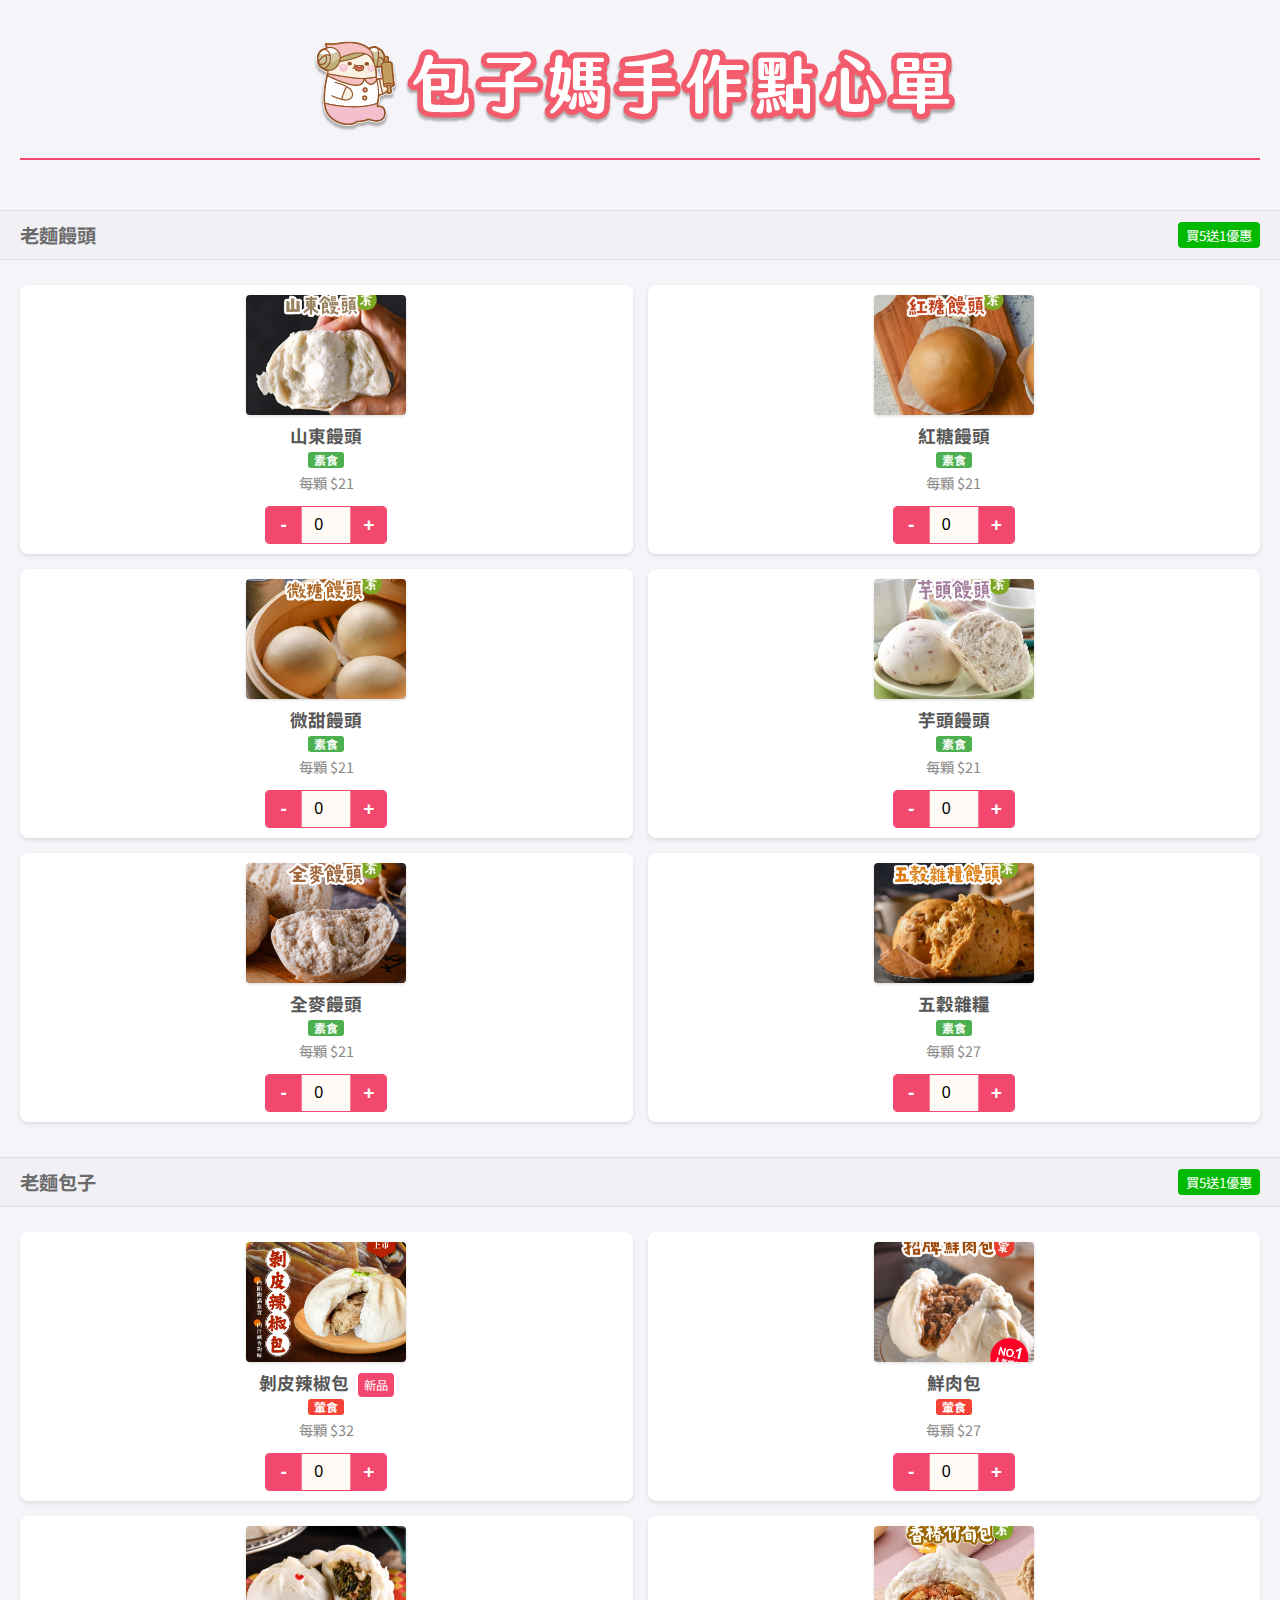
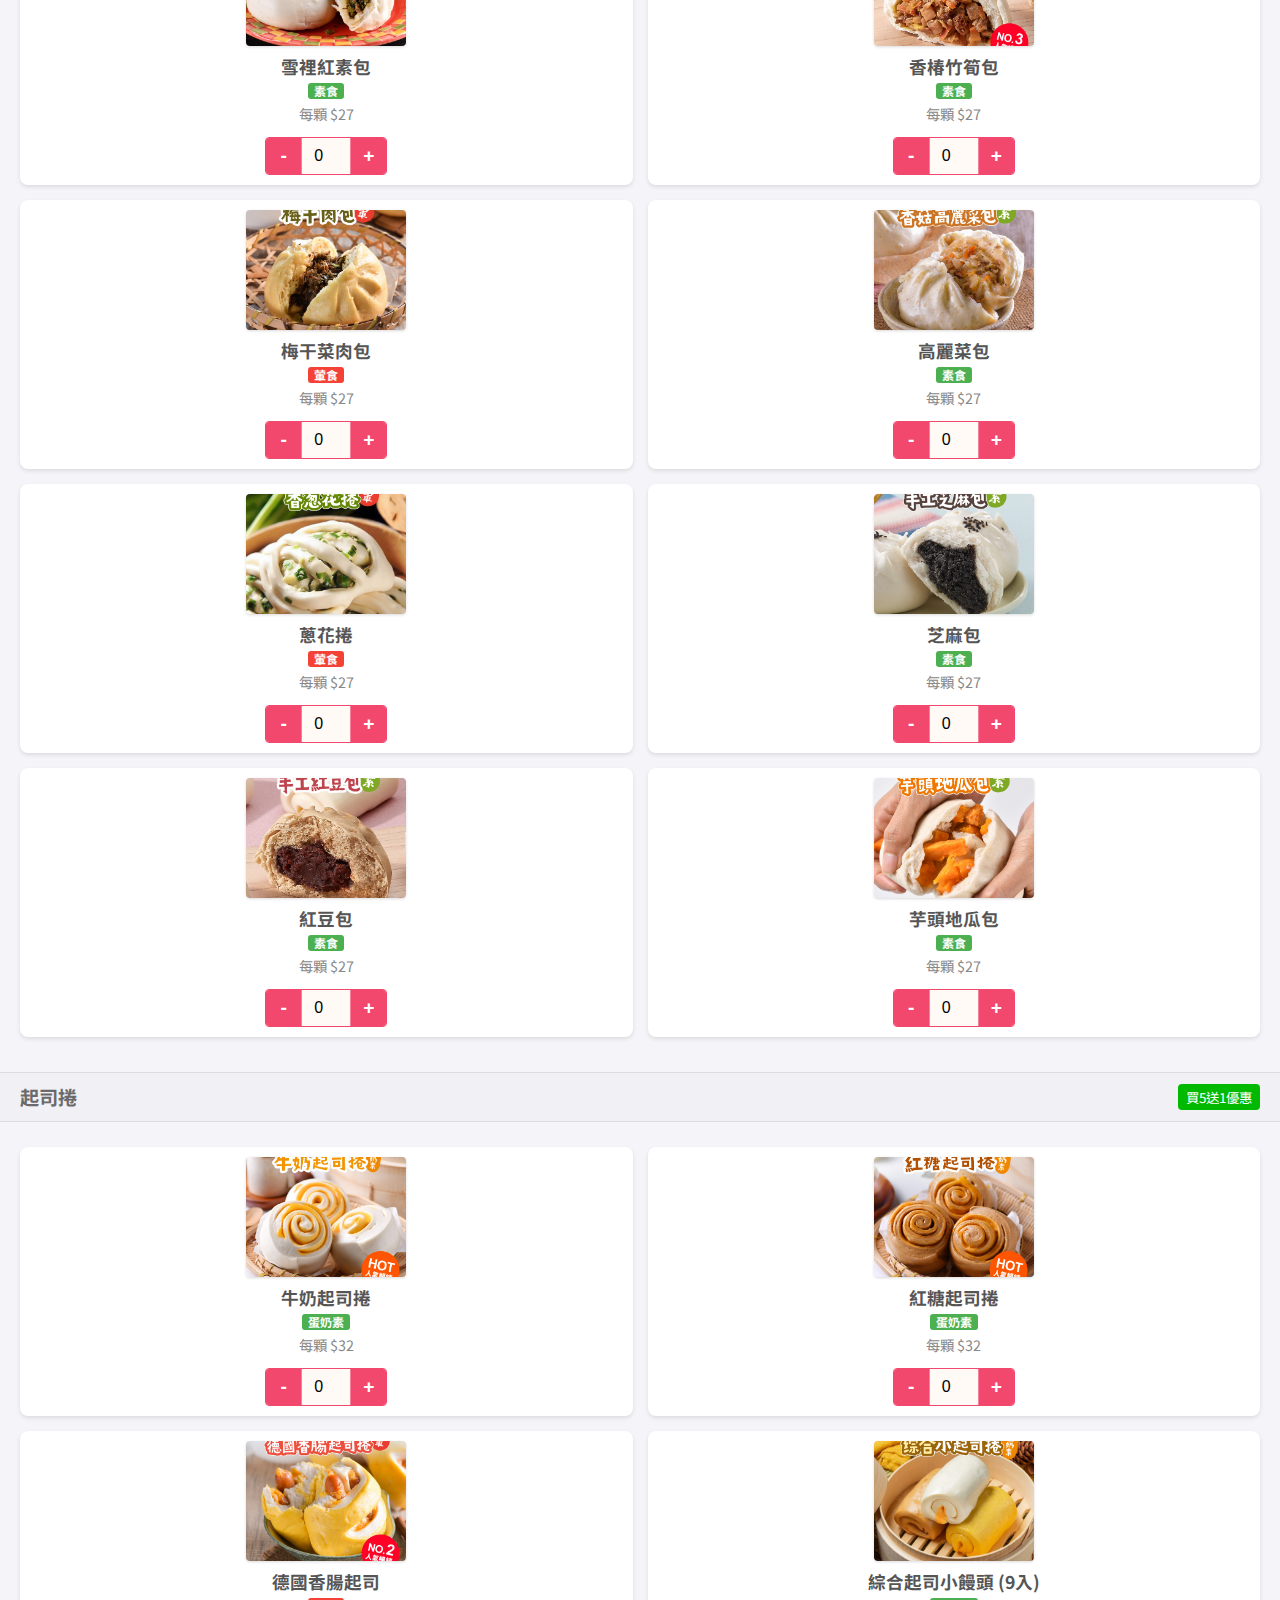
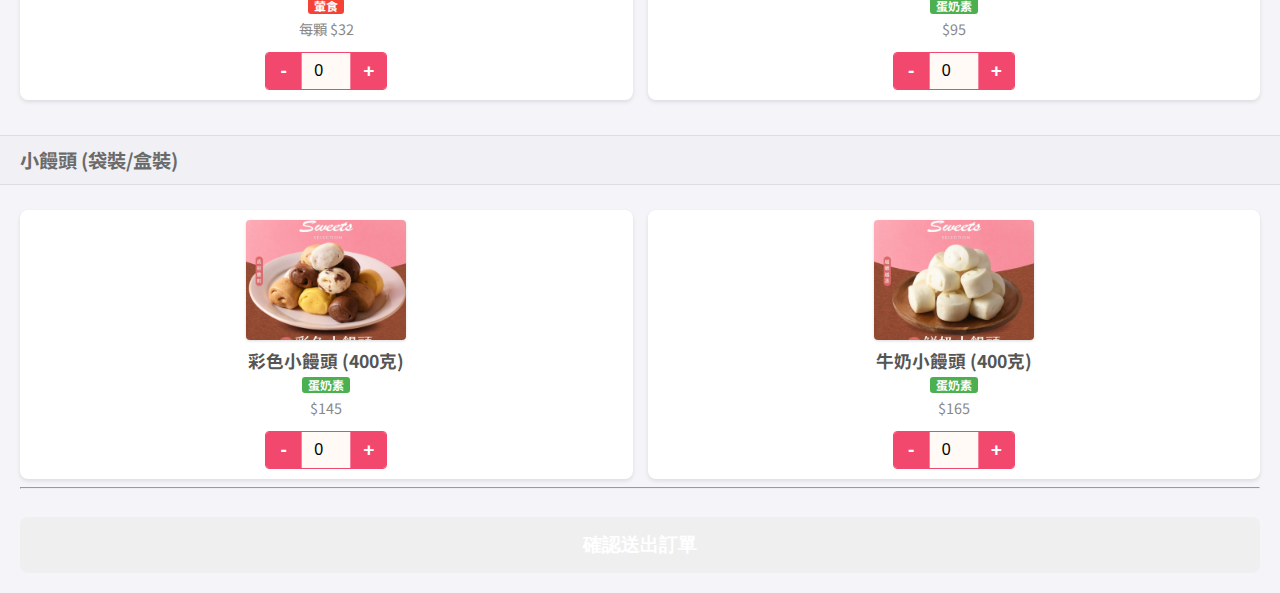
<file: index.html>
<!DOCTYPE html>
<html lang="zh-Hant">
<head>
  <meta charset="UTF-8">
  <meta name="viewport" content="width=device-width, initial-scale=1.0, maximum-scale=1.0, user-scalable=no">

  <title>包子媽手作點心單</title>
  <link rel="stylesheet" href="style.css?v=20251008">
  <link rel="preconnect" href="https://fonts.googleapis.com">
  <link rel="preconnect" href="https://fonts.gstatic.com" crossorigin>
  <link href="https://fonts.googleapis.com/css2?family=Noto+Sans+TC:wght@400;700&display=swap" rel="stylesheet">
</head>
<body>

  <h1 class="main-title-image">
    <img src="images/menu_title.png" alt="包子媽點餐單" style="max-width: 100%; height: auto;">
  </h1>

  <div id="menu">

    <!-- 🥯 老麵饅頭 -->
    <h2 class="menu-category-title">老麵饅頭 <span class="discount-tag">買5送1優惠</span></h2>

    <!-- 六種饅頭 -->
    <div class="menu-item"><div class="item-details">
      <img src="images/山東饅頭.jpg" alt="山東饅頭" class="item-image">
      <div class="item-info">
        <p class="item-name">山東饅頭</p><p class="item-tag vegetarian">素食</p><p class="item-price">每顆 $21</p>
      </div></div>
      <div class="quantity-control"><button class="qty-btn minus-btn" data-id="shandong-mantou">-</button>
      <input type="number" id="shandong-mantou" min="0" value="0" readonly>
      <button class="qty-btn plus-btn" data-id="shandong-mantou">+</button></div></div>

    <div class="menu-item"><div class="item-details">
      <img src="images/紅糖饅頭.jpg" alt="紅糖饅頭" class="item-image">
      <div class="item-info"><p class="item-name">紅糖饅頭</p><p class="item-tag vegetarian">素食</p><p class="item-price">每顆 $21</p></div></div>
      <div class="quantity-control"><button class="qty-btn minus-btn" data-id="brown-sugar-mantou">-</button>
      <input type="number" id="brown-sugar-mantou" min="0" value="0" readonly>
      <button class="qty-btn plus-btn" data-id="brown-sugar-mantou">+</button></div></div>

    <div class="menu-item"><div class="item-details">
      <img src="images/微甜饅頭.jpg" alt="微甜饅頭" class="item-image">
      <div class="item-info"><p class="item-name">微甜饅頭</p><p class="item-tag vegetarian">素食</p><p class="item-price">每顆 $21</p></div></div>
      <div class="quantity-control"><button class="qty-btn minus-btn" data-id="sweet-potato-mantou">-</button>
      <input type="number" id="sweet-potato-mantou" min="0" value="0" readonly>
      <button class="qty-btn plus-btn" data-id="sweet-potato-mantou">+</button></div></div>

    <div class="menu-item"><div class="item-details">
      <img src="images/芋頭饅頭.jpg" alt="芋頭饅頭" class="item-image">
      <div class="item-info"><p class="item-name">芋頭饅頭</p><p class="item-tag vegetarian">素食</p><p class="item-price">每顆 $21</p></div></div>
      <div class="quantity-control"><button class="qty-btn minus-btn" data-id="yam-mantou">-</button>
      <input type="number" id="yam-mantou" min="0" value="0" readonly>
      <button class="qty-btn plus-btn" data-id="yam-mantou">+</button></div></div>

    <div class="menu-item"><div class="item-details">
      <img src="images/全麥饅頭.jpg" alt="全麥饅頭" class="item-image">
      <div class="item-info"><p class="item-name">全麥饅頭</p><p class="item-tag vegetarian">素食</p><p class="item-price">每顆 $21</p></div></div>
      <div class="quantity-control"><button class="qty-btn minus-btn" data-id="whole-wheat-mantou">-</button>
      <input type="number" id="whole-wheat-mantou" min="0" value="0" readonly>
      <button class="qty-btn plus-btn" data-id="whole-wheat-mantou">+</button></div></div>

    <div class="menu-item"><div class="item-details">
      <img src="images/五穀雜糧.jpg" alt="五穀雜糧" class="item-image">
      <div class="item-info"><p class="item-name">五穀雜糧</p><p class="item-tag vegetarian">素食</p><p class="item-price">每顆 $27</p></div></div>
      <div class="quantity-control"><button class="qty-btn minus-btn" data-id="five-grain-mantou">-</button>
      <input type="number" id="five-grain-mantou" min="0" value="0" readonly>
      <button class="qty-btn plus-btn" data-id="five-grain-mantou">+</button></div></div>

    <!-- 🥟 老麵包子 -->
    <h2 class="menu-category-title">老麵包子 <span class="discount-tag">買5送1優惠</span></h2>

    <div class="menu-item"><div class="item-details">
      <img src="images/剝皮辣椒包.jpg" alt="剝皮辣椒包" class="item-image">
      <div class="item-info"><p class="item-name">剝皮辣椒包 <span class="new-tag">新品</span></p><p class="item-tag meat">葷食</p><p class="item-price">每顆 $32</p></div></div>
      <div class="quantity-control"><button class="qty-btn minus-btn" data-id="peeled-pepper-bun">-</button>
      <input type="number" id="peeled-pepper-bun" min="0" value="0" readonly>
      <button class="qty-btn plus-btn" data-id="peeled-pepper-bun">+</button></div></div>

    <div class="menu-item"><div class="item-details">
      <img src="images/經典鮮肉包.jpg" alt="鮮肉包" class="item-image">
      <div class="item-info"><p class="item-name">鮮肉包</p><p class="item-tag meat">葷食</p><p class="item-price">每顆 $27</p></div></div>
      <div class="quantity-control"><button class="qty-btn minus-btn" data-id="fresh-meat-bun">-</button>
      <input type="number" id="fresh-meat-bun" min="0" value="0" readonly>
      <button class="qty-btn plus-btn" data-id="fresh-meat-bun">+</button></div></div>

    <div class="menu-item"><div class="item-details">
      <img src="images/雪裡紅包1.jpg" alt="雪裡紅素包" class="item-image">
      <div class="item-info"><p class="item-name">雪裡紅素包</p><p class="item-tag vegetarian">素食</p><p class="item-price">每顆 $27</p></div></div>
      <div class="quantity-control"><button class="qty-btn minus-btn" data-id="snow-vegetable-bun">-</button>
      <input type="number" id="snow-vegetable-bun" min="0" value="0" readonly>
      <button class="qty-btn plus-btn" data-id="snow-vegetable-bun">+</button></div></div>

    <div class="menu-item"><div class="item-details">
      <img src="images/香樁竹筍包.jpg" alt="香椿竹筍包" class="item-image">
      <div class="item-info"><p class="item-name">香椿竹筍包</p><p class="item-tag vegetarian">素食</p><p class="item-price">每顆 $27</p></div></div>
      <div class="quantity-control"><button class="qty-btn minus-btn" data-id="bamboo-shoot-bun">-</button>
      <input type="number" id="bamboo-shoot-bun" min="0" value="0" readonly>
      <button class="qty-btn plus-btn" data-id="bamboo-shoot-bun">+</button></div></div>

    <div class="menu-item"><div class="item-details">
      <img src="images/梅干肉包.jpg" alt="梅干菜肉包" class="item-image">
      <div class="item-info"><p class="item-name">梅干菜肉包</p><p class="item-tag meat">葷食</p><p class="item-price">每顆 $27</p></div></div>
      <div class="quantity-control"><button class="qty-btn minus-btn" data-id="mustard-green-bun">-</button>
      <input type="number" id="mustard-green-bun" min="0" value="0" readonly>
      <button class="qty-btn plus-btn" data-id="mustard-green-bun">+</button></div></div>

    <div class="menu-item"><div class="item-details">
      <img src="images/香菇高麗菜包.jpg" alt="高麗菜包" class="item-image">
      <div class="item-info"><p class="item-name">高麗菜包</p><p class="item-tag vegetarian">素食</p><p class="item-price">每顆 $27</p></div></div>
      <div class="quantity-control"><button class="qty-btn minus-btn" data-id="cabbage-bun">-</button>
      <input type="number" id="cabbage-bun" min="0" value="0" readonly>
      <button class="qty-btn plus-btn" data-id="cabbage-bun">+</button></div></div>

    <div class="menu-item"><div class="item-details">
      <img src="images/蔥花卷.jpg" alt="蔥花捲" class="item-image">
      <div class="item-info"><p class="item-name">蔥花捲</p><p class="item-tag meat">葷食</p><p class="item-price">每顆 $27</p></div></div>
      <div class="quantity-control"><button class="qty-btn minus-btn" data-id="chive-bun">-</button>
      <input type="number" id="chive-bun" min="0" value="0" readonly>
      <button class="qty-btn plus-btn" data-id="chive-bun">+</button></div></div>

    <div class="menu-item"><div class="item-details">
      <img src="images/芝麻包.jpg" alt="芝麻包" class="item-image">
      <div class="item-info"><p class="item-name">芝麻包</p><p class="item-tag vegetarian">素食</p><p class="item-price">每顆 $27</p></div></div>
      <div class="quantity-control"><button class="qty-btn minus-btn" data-id="sesame-bun">-</button>
      <input type="number" id="sesame-bun" min="0" value="0" readonly>
      <button class="qty-btn plus-btn" data-id="sesame-bun">+</button></div></div>

    <div class="menu-item"><div class="item-details">
      <img src="images/紅豆包.jpg" alt="紅豆包" class="item-image">
      <div class="item-info"><p class="item-name">紅豆包</p><p class="item-tag vegetarian">素食</p><p class="item-price">每顆 $27</p></div></div>
      <div class="quantity-control"><button class="qty-btn minus-btn" data-id="red-bean-bun">-</button>
      <input type="number" id="red-bean-bun" min="0" value="0" readonly>
      <button class="qty-btn plus-btn" data-id="red-bean-bun">+</button></div></div>

    <div class="menu-item"><div class="item-details">
      <img src="images/芋頭地瓜包.jpg" alt="芋泥地瓜包" class="item-image">
      <div class="item-info"><p class="item-name">芋頭地瓜包</p><p class="item-tag vegetarian">素食</p><p class="item-price">每顆 $27</p></div></div>
      <div class="quantity-control"><button class="qty-btn minus-btn" data-id="taro-mash-bun">-</button>
      <input type="number" id="taro-mash-bun" min="0" value="0" readonly>
      <button class="qty-btn plus-btn" data-id="taro-mash-bun">+</button></div></div>

    <!-- 🧀 起司捲 -->
    <h2 class="menu-category-title">起司捲 <span class="discount-tag">買5送1優惠</span></h2>

    <div class="menu-item"><div class="item-details">
      <img src="images/牛奶起司捲.jpg" alt="牛奶起司捲" class="item-image">
      <div class="item-info"><p class="item-name">牛奶起司捲</p><p class="item-tag vegetarian">蛋奶素</p><p class="item-price">每顆 $32</p></div></div>
      <div class="quantity-control"><button class="qty-btn minus-btn" data-id="milk-cheese-roll">-</button>
      <input type="number" id="milk-cheese-roll" min="0" value="0" readonly>
      <button class="qty-btn plus-btn" data-id="milk-cheese-roll">+</button></div></div>

    <div class="menu-item"><div class="item-details">
      <img src="images/紅糖起司捲.jpg" alt="紅糖起司捲" class="item-image">
      <div class="item-info"><p class="item-name">紅糖起司捲</p><p class="item-tag vegetarian">蛋奶素</p><p class="item-price">每顆 $32</p></div></div>
      <div class="quantity-control"><button class="qty-btn minus-btn" data-id="brown-sugar-cheese-roll">-</button>
      <input type="number" id="brown-sugar-cheese-roll" min="0" value="0" readonly>
      <button class="qty-btn plus-btn" data-id="brown-sugar-cheese-roll">+</button></div></div>

    <div class="menu-item"><div class="item-details">
      <img src="images/德國香腸.jpg" alt="德國香腸起司" class="item-image">
      <div class="item-info"><p class="item-name">德國香腸起司</p><p class="item-tag meat">葷食</p><p class="item-price">每顆 $32</p></div></div>
      <div class="quantity-control"><button class="qty-btn minus-btn" data-id="sausage-roll">-</button>
      <input type="number" id="sausage-roll" min="0" value="0" readonly>
      <button class="qty-btn plus-btn" data-id="sausage-roll">+</button></div></div>

    <div class="menu-item"><div class="item-details">
      <img src="images/小起司捲.jpg" alt="綜合起司小饅頭" class="item-image">
      <div class="item-info"><p class="item-name">綜合起司小饅頭 (9入)</p><p class="item-tag vegetarian">蛋奶素</p><p class="item-price">$95</p></div></div>
      <div class="quantity-control"><button class="qty-btn minus-btn" data-id="assorted-mini">-</button>
      <input type="number" id="assorted-mini" min="0" value="0" readonly>
      <button class="qty-btn plus-btn" data-id="assorted-mini">+</button></div></div>

    <!-- 🍞 小饅頭 -->
    <h2 class="menu-category-title">小饅頭 (袋裝/盒裝)</h2>

    <div class="menu-item"><div class="item-details">
      <img src="images/彩色小饅頭.jpg" alt="彩色小饅頭" class="item-image">
      <div class="item-info"><p class="item-name">彩色小饅頭 (400克)</p><p class="item-tag vegetarian">蛋奶素</p><p class="item-price">$145</p></div></div>
      <div class="quantity-control"><button class="qty-btn minus-btn" data-id="colorful-mini">-</button>
      <input type="number" id="colorful-mini" min="0" value="0" readonly>
      <button class="qty-btn plus-btn" data-id="colorful-mini">+</button></div></div>

    <div class="menu-item"><div class="item-details">
      <img src="images/鮮奶小饅頭.jpg" alt="牛奶小饅頭" class="item-image">
      <div class="item-info"><p class="item-name">牛奶小饅頭 (400克)</p><p class="item-tag vegetarian">蛋奶素</p><p class="item-price">$165</p></div></div>
      <div class="quantity-control"><button class="qty-btn minus-btn" data-id="milk-mini">-</button>
      <input type="number" id="milk-mini" min="0" value="0" readonly>
      <button class="qty-btn plus-btn" data-id="milk-mini">+</button></div></div>

  </div><!-- end #menu -->

  <hr>
  <button id="submit-button">確認送出訂單</button>

  <!-- 贈品彈窗 -->
  <div id="freebie-modal" class="modal-overlay">
    <div class="modal-content"></div>
  </div>

  <!-- JS 載入順序 -->
  <script src="https://static.line-scdn.net/liff/edge/2/sdk.js"></script>
  <script src="script.js?v=20251008c"></script>

</body>
</html>
</file>
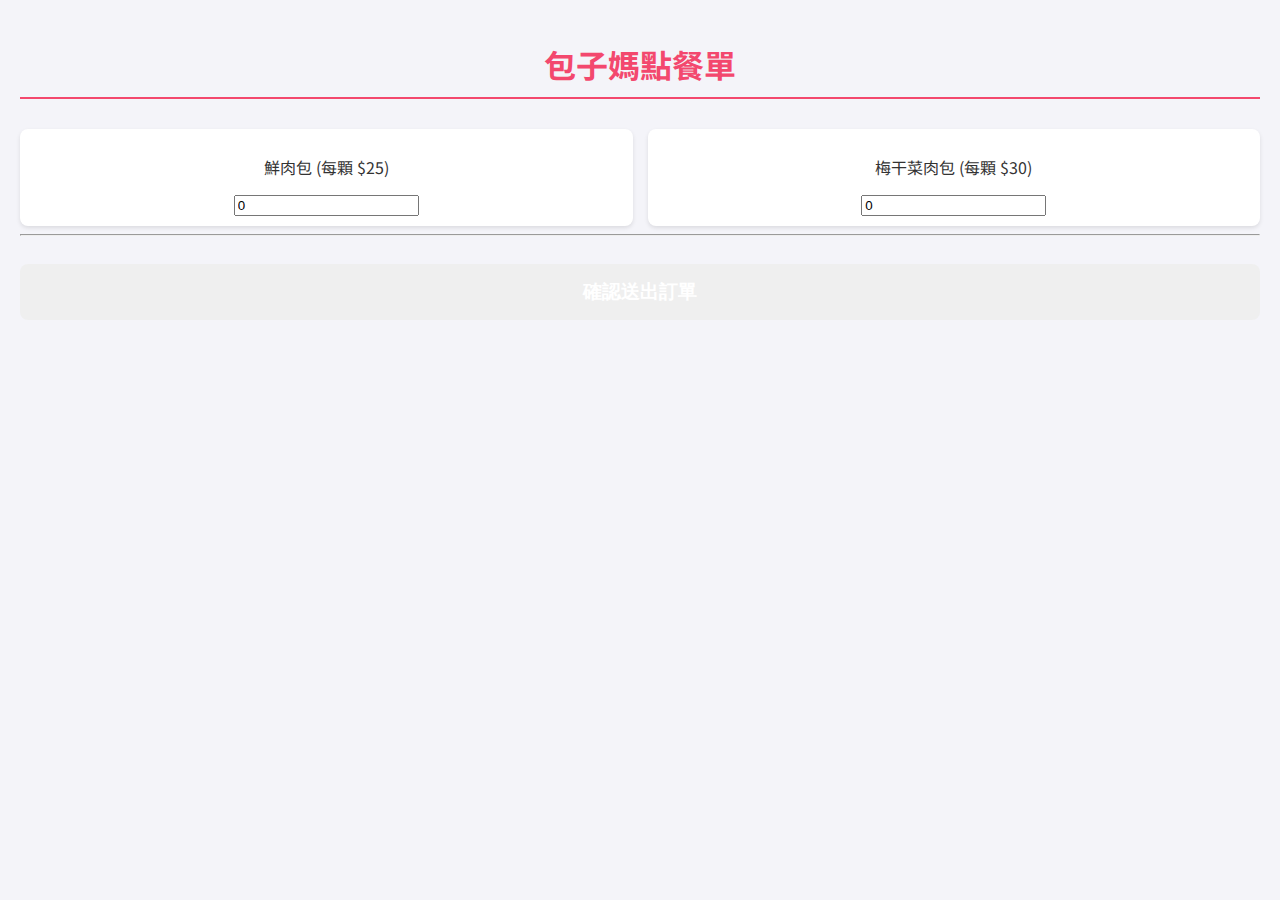
<file: index copy.html>
<!DOCTYPE html>
<html lang="zh-Hant">
<head>
   <head>
    <meta charset="UTF-8">
    <meta name="viewport" content="width=device-width, initial-scale=1.0">
    <title>包子媽點餐單</title>
    <link rel="stylesheet" href="style.css"> 
    <link rel="preconnect" href="https://fonts.googleapis.com">
    <link rel="preconnect" href="https://fonts.gstatic.com" crossorigin>
    <link href="https://fonts.googleapis.com/css2?family=Noto+Sans+TC:wght@400;700&display=swap" rel="stylesheet">
</head>
</head>
<body>

    <h1>包子媽點餐單</h1>

    <div id="menu">
        <div class="menu-item">
            <p>鮮肉包 (每顆 $25)</p>
            <input type="number" id="fresh-meat-bun" min="0" value="0" placeholder="請輸入數量">
        </div>

        <div class="menu-item">
            <p>梅干菜肉包 (每顆 $30)</p>
            <input type="number" id="mustard-green-bun" min="0" value="0" placeholder="請輸入數量">
        </div>
    </div>

    <hr>
    
    <button id="submit-button">確認送出訂單</button>

<div id="freebie-modal" class="modal-overlay">
    <div class="modal-content">
        </div>
</div>

    <script src="https://static.line-scdn.net/liff/edge/2/sdk.js"></script>
    
    <script src="script.js"></script>

    
</body>
</html>
</file>
<file: style.css>
/*
 * ===== 全域樣式與排版 =====
 */
body {
    font-family: 'Noto Sans TC', sans-serif;
    margin: 0;
    padding: 20px; /* 整體內邊距 */
    background-color: #f4f4f9; /* 淺灰色背景 */
    color: #333;
}

h1 {
    color: #f3486e; /* 咖啡色標題 */
    text-align: center;
    margin-bottom: 30px;
    border-bottom: 2px solid #f3486e;
    padding-bottom: 10px;
}

/* ===== 菜單容器與兩欄網格佈局 ===== */
#menu {
    display: grid;
    /* 定義兩欄，每欄佔用相等的空間 (1fr 1fr) */
    grid-template-columns: 1fr 1fr; 
    /* 欄與欄、列與列之間的間距 */
    gap: 15px; 
}

/* 菜單分類標題樣式 */
.menu-category-title {
    grid-column: 1 / -1; /* 讓標題跨越所有欄位 */
    
    background-color: #f0f0f5; 
    color: #6a6a6a;
    /* 透過負邊距讓背景條延伸到 body 的 padding 之外，填滿整個寬度 */
    margin: 20px -20px 10px -20px; 
    font-size: 1.2em;
    font-weight: bold;
    border-top: 1px solid #ddd;
    border-bottom: 1px solid #ddd;
    display: flex;
    justify-content: space-between;
    align-items: center;
    /* 增加內層 padding 來放置文字，避免文字貼邊 */
    padding: 10px 20px; 
}

.discount-tag {
    background-color: #00B900;
    color: white;
    font-size: 0.7em;
    padding: 3px 8px;
    border-radius: 4px;
    font-weight: normal;
}

.new-tag {
    background-color: #f3486e;
    color: white;
    font-size: 0.7em;
    padding: 3px 6px;
    border-radius: 4px;
    font-weight: normal;
    margin-left: 5px;
}

/*
 * ===== 菜單項目樣式 (Menu Item) - 緊湊、兩欄佈局
 */
.menu-item {
    box-shadow: 0 2px 4px rgba(0, 0, 0, 0.1);
    background-color: white;
    padding: 10px; 
    border-radius: 8px;
    margin-bottom: 0;
    
    display: flex; 
    flex-direction: column; 
    justify-content: space-between;
    align-items: center;
    text-align: center;
}

/* 【方形圖片】圖片容器，讓圖片填滿欄位寬度 */
.item-image {
    width: 160px; 
    height: 120px; 
    min-height: 100px; /* 確保圖片有最小高度 */
    max-height: 120px; /* 確保圖片不至於太高 */
    object-fit: cover;
    border-radius: 4px; /* 略微圓角 */
    margin: 0 0 8px 0; /* 調整與下方文字的間距 */
    border: none; 
    box-shadow: 0 1px 3px rgba(0, 0, 0, 0.15);
}

.item-details {
    display: flex;
    flex-direction: column;
    align-items: center;
    margin-bottom: 8px; 
    flex-grow: 1;
    width: 100%;
}

.item-info {
    display: flex; 
    flex-direction: column;
    align-items: center;
    width: 100%;
    margin-bottom: 5px;
}

.item-name {
    margin: 0;
    font-size: 1.1em; 
    font-weight: bold;
    color: #555;
    white-space: normal; 
}

/* 素/葷食標籤樣式 */
.item-tag {
    font-size: 0.75em;
    font-weight: bold;
    padding: 2px 6px;
    border-radius: 3px;
    margin: 4px 0;
    line-height: 1;
}

.item-tag.vegetarian {
    background-color: #4CAF50; /* 素食：綠色 */
    color: white;
}

.item-tag.meat {
    background-color: #F44336; /* 葷食：紅色 */
    color: white;
}

.item-price {
    margin: 0; 
    font-size: 0.9em;
    color: #888;
}

/* ===== 數量控制組件樣式 (Quantity Control) ===== */
.quantity-control {
    display: flex;
    align-items: center;
    border: 1px solid #f3486e; 
    border-radius: 4px;
    overflow: hidden;
    margin-left: 0;
    width: 100%;
    max-width: 120px; /* 限制寬度 */
    margin-top: auto; /* 確保控制組件貼底 */
}

.quantity-control input[type="number"] {
    width: 40px;
    padding: 8px 0;
    border: none;
    text-align: center;
    font-size: 1em;
    height: 36px;
    box-sizing: border-box; 
    background-color: #fffaf5; 
    
    -webkit-appearance: none; 
    -moz-appearance: textfield; 
    margin: 0; 
    
    flex-grow: 1; 
}

.qty-btn {
    width: 36px;
    height: 36px;
    background-color: #f3486e; 
    color: white;
    border: none;
    cursor: pointer;
    font-size: 1.2em;
    font-weight: bold;
    padding: 0;
    transition: background-color 0.1s;
    flex-shrink: 0; 
}

.qty-btn:hover {
    background-color: #f3486e;
}

.qty-btn:active {
    background-color: #f3486e;
}

.minus-btn {
    border-right: 1px solid rgba(255, 255, 255, 0.3);
}

.plus-btn {
    border-left: 1px solid rgba(255, 255, 255, 0.3);
}

/*
 * ===== 送出按鈕樣式 (維持不變) =====
 */
#submit-button {
    width: 100%;
    padding: 15px;
    background-color: #f3486e.;
    color: white;
    border: none;
    border-radius: 8px;
    font-size: 1.2em;
    font-weight: bold;
    cursor: pointer;
    transition: background-color 0.3s;
    grid-column: 1 / -1; 
    margin-top: 20px;
}

#submit-button:hover:not(:disabled) {
    background-color: #f3486e;
}

#submit-button:disabled {
    background-color: #ccc;
    cursor: not-allowed;
}


/*
 * ===== 贈品選擇彈出視窗的樣式 (Modal) =====
 */
.modal-overlay {
    display: none;
    position: fixed;
    top: 0;
    left: 0;
    width: 100%;
    height: 100%;
    background-color: rgba(0, 0, 0, 0.6);
    justify-content: center;
    align-items: center;
    z-index: 1000;
}

.modal-content {
    background-color: white;
    padding: 20px;
    border-radius: 8px;
    width: 85%;
    max-width: 400px;
    text-align: center;
    box-shadow: 0 5px 15px rgba(0, 0, 0, 0.3);
}

.freebie-options {
    display: flex;
    justify-content: center;
    flex-wrap: wrap; 
    gap: 10px; 
    margin-top: 15px;
}

.freebie-options button {
    background-color: #00B900;
    color: white;
    border: none;
    padding: 8px 12px;
    border-radius: 5px;
    cursor: pointer;
    font-size: 15px;
    flex-grow: 0; 
    transition: background-color 0.3s;
}

.freebie-options button:hover {
    background-color: #00a300;
}

#confirm-freebie-btn {
    width: 100%;
    background-color: #00B900;
    color: white;
    border: none;
    margin-top: 15px;
    padding: 12px;
    border-radius: 8px;
    font-size: 1.1em;
    font-weight: bold;
    cursor: pointer;
    transition: background-color 0.3s;
}

#confirm-freebie-btn:disabled {
    background-color: #aaa !important;
    cursor: not-allowed;
}
</file>
